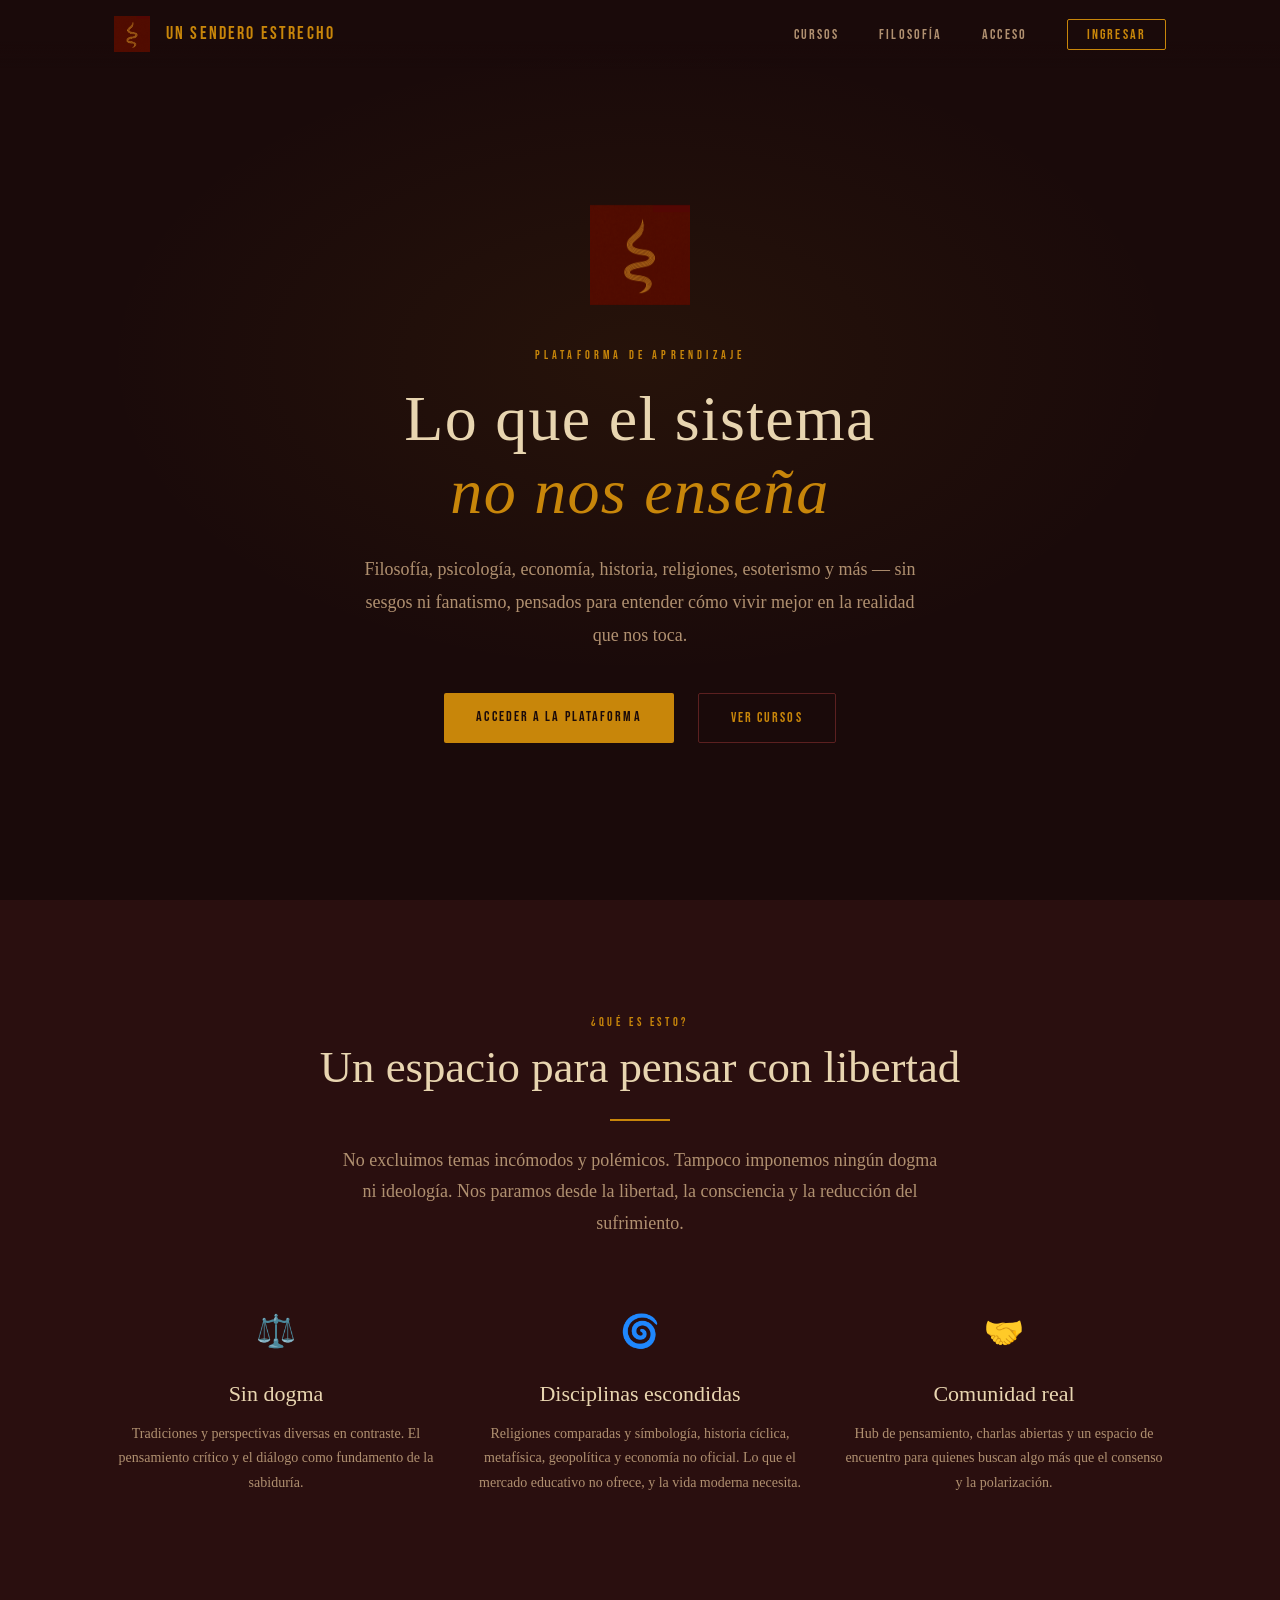
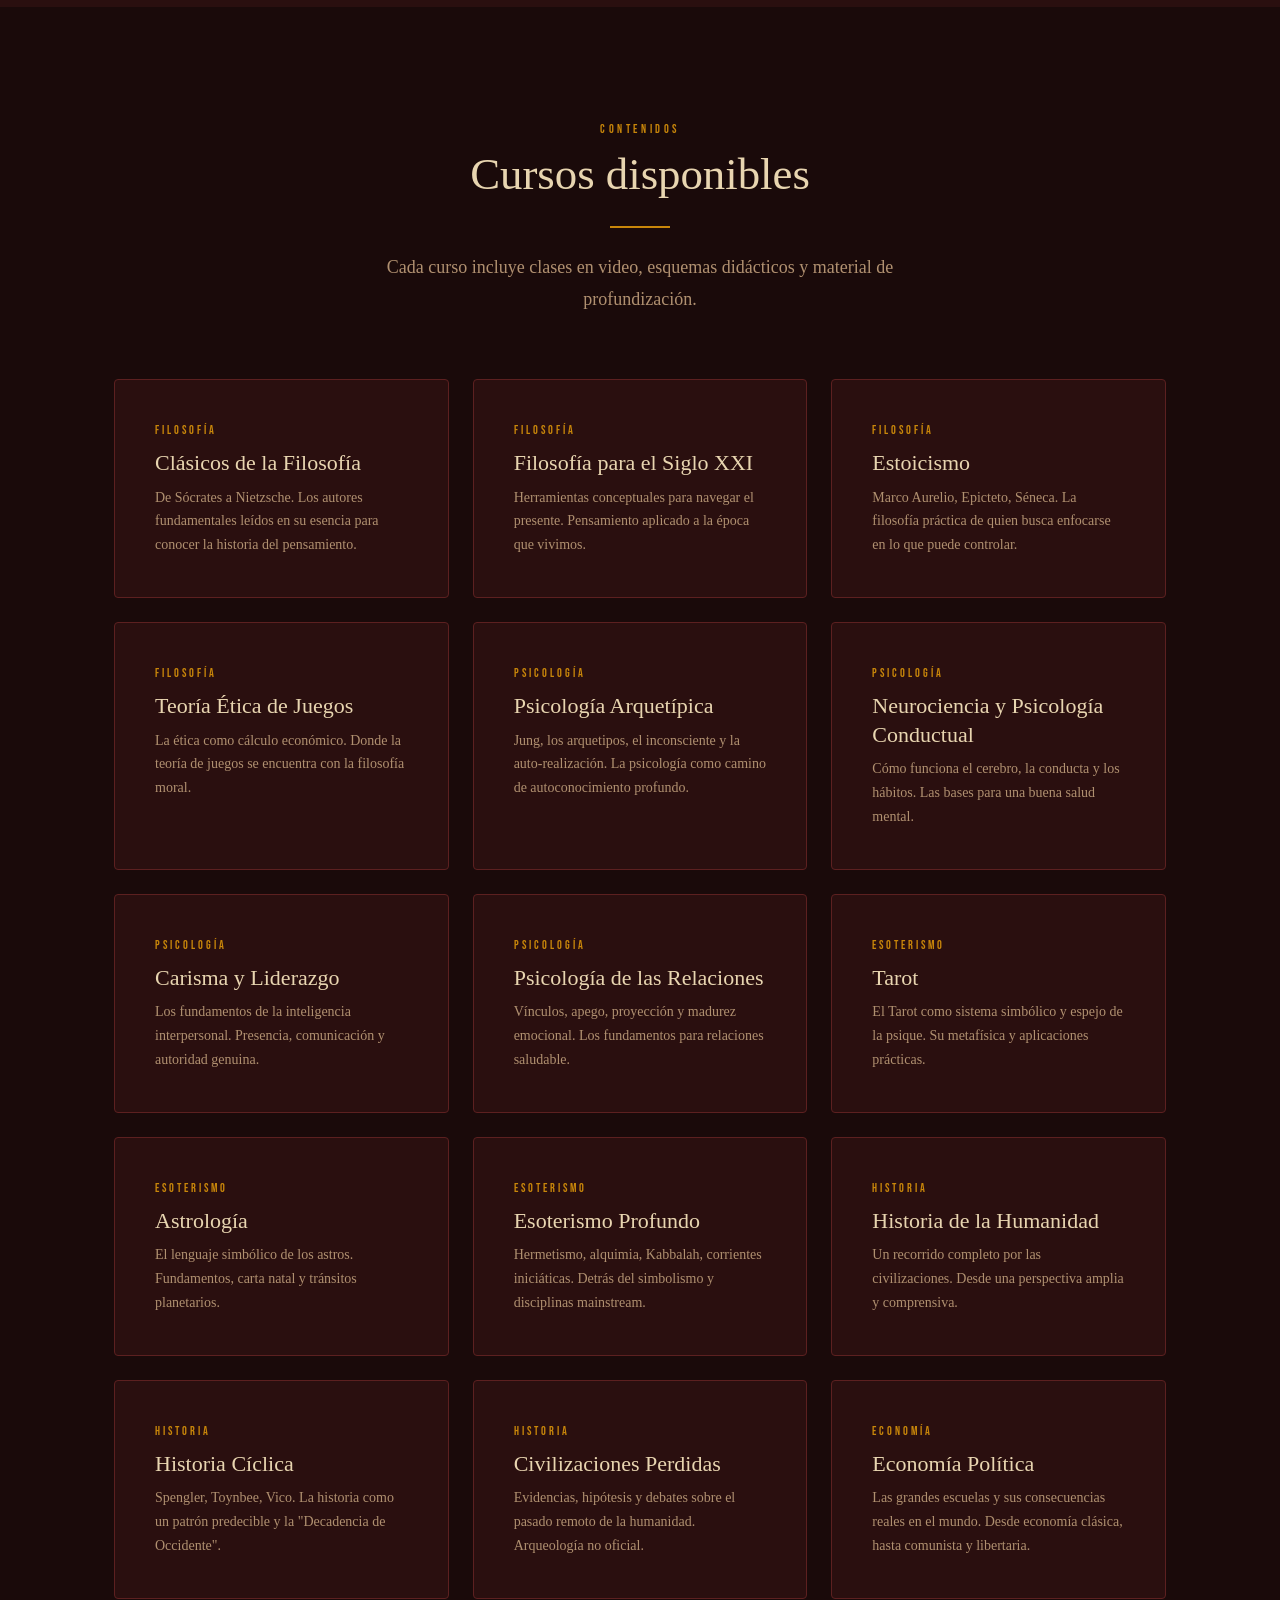
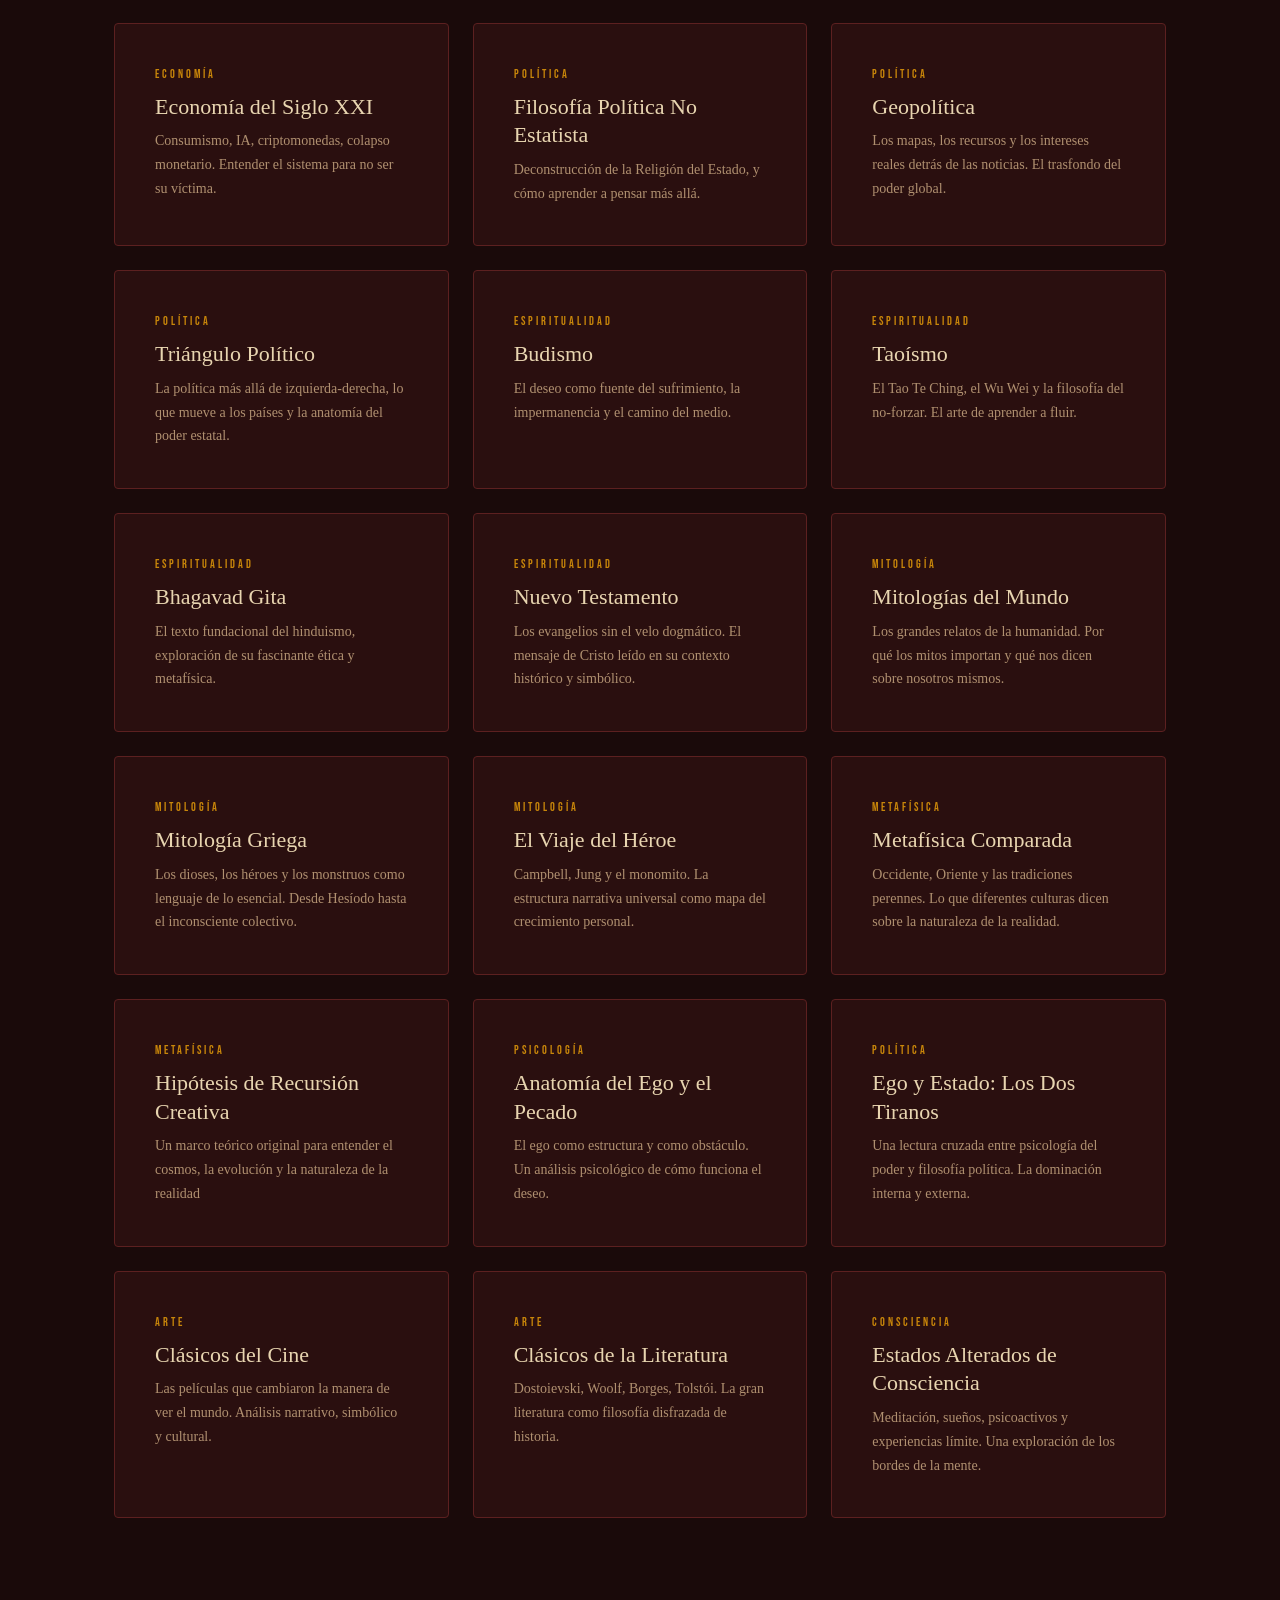
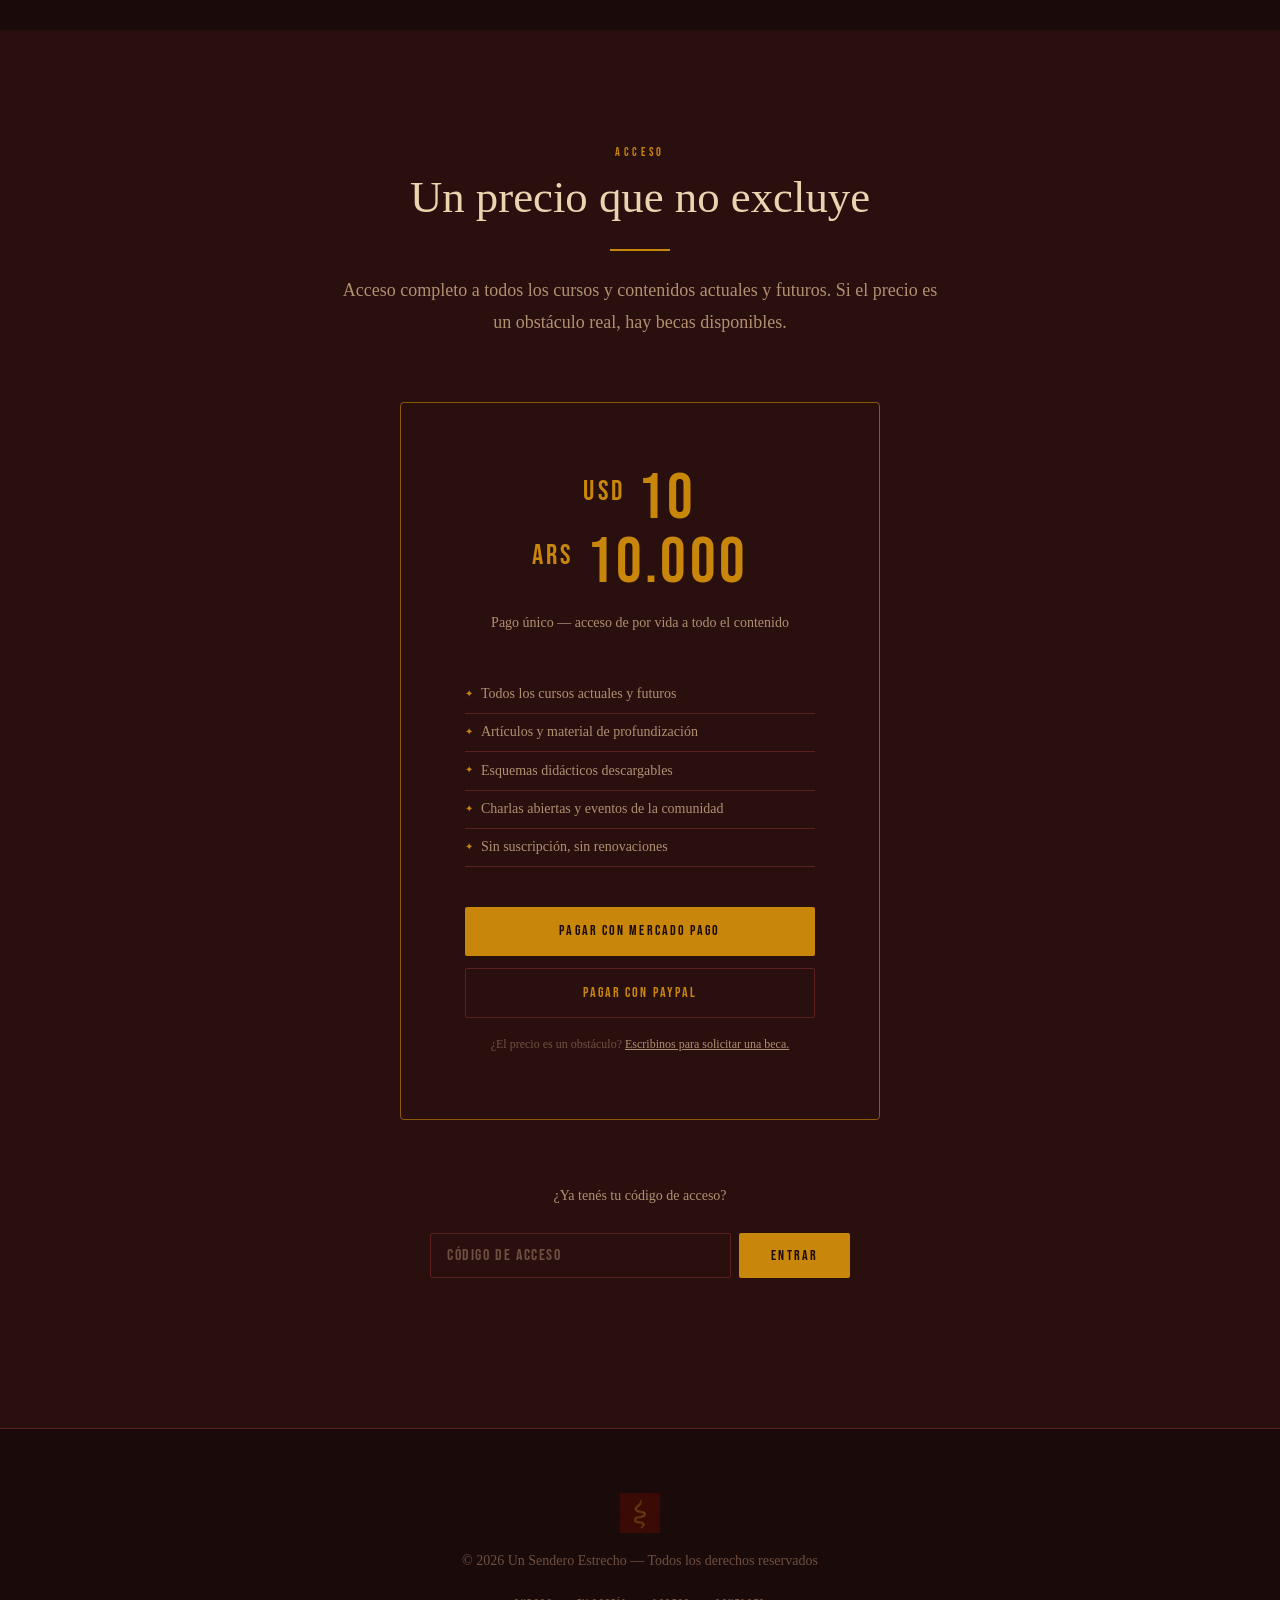
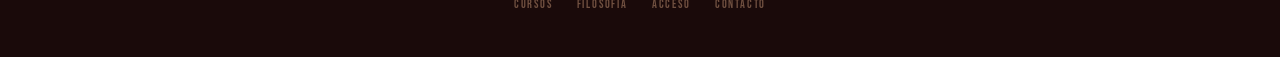
<file: index.html>
<!DOCTYPE html>
<html lang="es">
<head>
  <meta charset="UTF-8" />
  <meta name="viewport" content="width=device-width, initial-scale=1.0" />
  <meta name="description" content="Un Sendero Estrecho — Plataforma de conocimiento en filosofía, psicología, esoterismo, historia y más. Un espacio para pensar con libertad." />
  <title>Un Sendero Estrecho</title>
  <link rel="icon" type="image/png" href="/assets/img/logo.png" />
  <link rel="stylesheet" href="/assets/css/style.css" />
</head>
<body>

  <!-- NAVEGACIÓN -->
  <nav class="nav" id="nav">
    <div class="nav__inner">
      <a href="/" class="nav__logo">
        <img src="/assets/img/logo.png" alt="Logo" class="nav__logo-img" />
        <span class="nav__logo-nombre">UN SENDERO ESTRECHO</span>
      </a>
      <ul class="nav__links">
        <li><a href="#cursos">Cursos</a></li>
        <li><a href="#filosofia">Filosofía</a></li>
        <li><a href="#acceso">Acceso</a></li>
        <li><a href="/acceso.html" class="nav__cta">INGRESAR</a></li>
      </ul>
    </div>
  </nav>

  <!-- HERO -->
  <section class="hero">
    <img src="/assets/img/logo.png" alt="Un Sendero Estrecho" class="hero__logo" />
    <span class="hero__eyebrow">Plataforma de aprendizaje</span>
    <h1 class="hero__titulo">
      Lo que el sistema<br><em>no nos enseña</em>
    </h1>
    <p class="hero__bajada">
      Filosofía, psicología, economía, historia, religiones, esoterismo y más —
      sin sesgos ni fanatismo, pensados para entender cómo vivir mejor
      en la realidad que nos toca.
    </p>
    <div class="hero__acciones">
      <a href="#acceso" class="btn btn--primario">ACCEDER A LA PLATAFORMA</a>
      <a href="#cursos" class="btn btn--secundario">VER CURSOS</a>
    </div>
  </section>

  <!-- PILARES / FILOSOFÍA -->
  <section class="seccion seccion--medio" id="filosofia">
    <div class="contenedor">
      <div class="seccion__cabecera">
        <span class="seccion__eyebrow">¿Qué es esto?</span>
        <h2 class="seccion__titulo">Un espacio para pensar con libertad</h2>
        <div class="separador separador--centrado"></div>
        <p class="seccion__descripcion">
          No excluimos temas incómodos y polémicos. Tampoco imponemos ningún dogma ni ideología.
          Nos paramos desde la libertad, la consciencia y la reducción del sufrimiento.
        </p>
      </div>
      <div class="pilares">
        <div class="pilar">
          <span class="pilar__icono">⚖️</span>
          <h3 class="pilar__titulo">Sin dogma</h3>
          <p class="pilar__desc">
            Tradiciones y perspectivas diversas en contraste.
            El pensamiento crítico y el diálogo como fundamento de la sabiduría.
          </p>
        </div>
        <div class="pilar">
          <span class="pilar__icono">🌀</span>
          <h3 class="pilar__titulo">Disciplinas escondidas</h3>
          <p class="pilar__desc">
            Religiones comparadas y símbología, historia cíclica, metafísica, geopolítica y economía no oficial.
            Lo que el mercado educativo no ofrece, y la vida moderna necesita.
          </p>
        </div>
        <div class="pilar">
          <span class="pilar__icono">🤝</span>
          <h3 class="pilar__titulo">Comunidad real</h3>
          <p class="pilar__desc">
            Hub de pensamiento, charlas abiertas y un espacio de encuentro
            para quienes buscan algo más que el consenso y la polarización.
          </p>
        </div>
      </div>
    </div>
  </section>

  <!-- CURSOS -->
  <section class="seccion" id="cursos">
    <div class="contenedor">
      <div class="seccion__cabecera">
        <span class="seccion__eyebrow">Contenidos</span>
        <h2 class="seccion__titulo">Cursos disponibles</h2>
        <div class="separador separador--centrado"></div>
        <p class="seccion__descripcion">
          Cada curso incluye clases en video, esquemas didácticos y material de profundización.
        </p>
      </div>
      <div class="cursos-grid">

        <div class="curso-card">
          <span class="curso-card__cat">Filosofía</span>
          <h3 class="curso-card__titulo">Clásicos de la Filosofía</h3>
          <p class="curso-card__desc">De Sócrates a Nietzsche. Los autores fundamentales leídos en su esencia para conocer la historia del pensamiento.</p>
        </div>

        <div class="curso-card">
          <span class="curso-card__cat">Filosofía</span>
          <h3 class="curso-card__titulo">Filosofía para el Siglo XXI</h3>
          <p class="curso-card__desc">Herramientas conceptuales para navegar el presente. Pensamiento aplicado a la época que vivimos.</p>
        </div>

        <div class="curso-card">
          <span class="curso-card__cat">Filosofía</span>
          <h3 class="curso-card__titulo">Estoicismo</h3>
          <p class="curso-card__desc">Marco Aurelio, Epicteto, Séneca. La filosofía práctica de quien busca enfocarse en lo que puede controlar.</p>
        </div>

        <div class="curso-card">
          <span class="curso-card__cat">Filosofía</span>
          <h3 class="curso-card__titulo">Teoría Ética de Juegos</h3>
          <p class="curso-card__desc">La ética como cálculo económico. Donde la teoría de juegos se encuentra con la filosofía moral.</p>
        </div>
        
        <div class="curso-card">
          <span class="curso-card__cat">Psicología</span>
          <h3 class="curso-card__titulo">Psicología Arquetípica</h3>
          <p class="curso-card__desc">Jung, los arquetipos, el inconsciente y la auto-realización. La psicología como camino de autoconocimiento profundo.</p>
        </div>

        <div class="curso-card">
          <span class="curso-card__cat">Psicología</span>
          <h3 class="curso-card__titulo">Neurociencia y Psicología Conductual</h3>
          <p class="curso-card__desc">Cómo funciona el cerebro, la conducta y los hábitos. Las bases para una buena salud mental.</p>
        </div>

        <div class="curso-card">
          <span class="curso-card__cat">Psicología</span>
          <h3 class="curso-card__titulo">Carisma y Liderazgo</h3>
          <p class="curso-card__desc">Los fundamentos de la inteligencia interpersonal. Presencia, comunicación y autoridad genuina.</p>
        </div>

        <div class="curso-card">
          <span class="curso-card__cat">Psicología</span>
          <h3 class="curso-card__titulo">Psicología de las Relaciones</h3>
          <p class="curso-card__desc">Vínculos, apego, proyección y madurez emocional. Los fundamentos para relaciones saludable.</p>
        </div>

        <div class="curso-card">
          <span class="curso-card__cat">Esoterismo</span>
          <h3 class="curso-card__titulo">Tarot</h3>
          <p class="curso-card__desc">El Tarot como sistema simbólico y espejo de la psique. Su metafísica y aplicaciones prácticas.</p>
        </div>

        <div class="curso-card">
          <span class="curso-card__cat">Esoterismo</span>
          <h3 class="curso-card__titulo">Astrología</h3>
          <p class="curso-card__desc">El lenguaje simbólico de los astros. Fundamentos, carta natal y tránsitos planetarios.</p>
        </div>

        <div class="curso-card">
          <span class="curso-card__cat">Esoterismo</span>
          <h3 class="curso-card__titulo">Esoterismo Profundo</h3>
          <p class="curso-card__desc">Hermetismo, alquimia, Kabbalah, corrientes iniciáticas. Detrás del simbolismo y disciplinas mainstream.</p>
        </div>

        <div class="curso-card">
          <span class="curso-card__cat">Historia</span>
          <h3 class="curso-card__titulo">Historia de la Humanidad</h3>
          <p class="curso-card__desc">Un recorrido completo por las civilizaciones. Desde una perspectiva amplia y comprensiva.</p>
        </div>

        <div class="curso-card">
          <span class="curso-card__cat">Historia</span>
          <h3 class="curso-card__titulo">Historia Cíclica</h3>
          <p class="curso-card__desc">Spengler, Toynbee, Vico. La historia como un patrón predecible y la "Decadencia de Occidente".</p>
        </div>

        <div class="curso-card">
          <span class="curso-card__cat">Historia</span>
          <h3 class="curso-card__titulo">Civilizaciones Perdidas</h3>
          <p class="curso-card__desc">Evidencias, hipótesis y debates sobre el pasado remoto de la humanidad. Arqueología no oficial.</p>
        </div>

        <div class="curso-card">
          <span class="curso-card__cat">Economía</span>
          <h3 class="curso-card__titulo">Economía Política</h3>
          <p class="curso-card__desc">Las grandes escuelas y sus consecuencias reales en el mundo. Desde economía clásica, hasta comunista y libertaria.</p>
        </div>

        <div class="curso-card">
          <span class="curso-card__cat">Economía</span>
          <h3 class="curso-card__titulo">Economía del Siglo XXI</h3>
          <p class="curso-card__desc">Consumismo, IA, criptomonedas, colapso monetario. Entender el sistema para no ser su víctima.</p>
        </div>

        <div class="curso-card">
          <span class="curso-card__cat">Política</span>
          <h3 class="curso-card__titulo">Filosofía Política No Estatista </h3>
          <p class="curso-card__desc">Deconstrucción de la Religión del Estado, y cómo aprender a pensar más allá.</p>
        </div>

        <div class="curso-card">
          <span class="curso-card__cat">Política</span>
          <h3 class="curso-card__titulo">Geopolítica</h3>
          <p class="curso-card__desc">Los mapas, los recursos y los intereses reales detrás de las noticias. El trasfondo del poder global.</p>
        </div>

        <div class="curso-card">
          <span class="curso-card__cat">Política</span>
          <h3 class="curso-card__titulo">Triángulo Político</h3>
          <p class="curso-card__desc">La política más allá de izquierda-derecha, lo que mueve a los países y la anatomía del poder estatal.</p>
        </div>

        <div class="curso-card">
          <span class="curso-card__cat">Espiritualidad</span>
          <h3 class="curso-card__titulo">Budismo</h3>
          <p class="curso-card__desc">El deseo como fuente del sufrimiento, la impermanencia y el camino del medio.</p>
        </div>

        <div class="curso-card">
          <span class="curso-card__cat">Espiritualidad</span>
          <h3 class="curso-card__titulo">Taoísmo</h3>
          <p class="curso-card__desc">El Tao Te Ching, el Wu Wei y la filosofía del no-forzar. El arte de aprender a fluir.</p>
        </div>

        <div class="curso-card">
          <span class="curso-card__cat">Espiritualidad</span>
          <h3 class="curso-card__titulo">Bhagavad Gita</h3>
          <p class="curso-card__desc">El texto fundacional del hinduismo, exploración de su fascinante ética y metafísica.</p>
        </div>

        <div class="curso-card">
          <span class="curso-card__cat">Espiritualidad</span>
          <h3 class="curso-card__titulo">Nuevo Testamento</h3>
          <p class="curso-card__desc">Los evangelios sin el velo dogmático. El mensaje de Cristo leído en su contexto histórico y simbólico.</p>
        </div>

        <div class="curso-card">
          <span class="curso-card__cat">Mitología</span>
          <h3 class="curso-card__titulo">Mitologías del Mundo</h3>
          <p class="curso-card__desc">Los grandes relatos de la humanidad. Por qué los mitos importan y qué nos dicen sobre nosotros mismos.</p>
        </div>

        <div class="curso-card">
          <span class="curso-card__cat">Mitología</span>
          <h3 class="curso-card__titulo">Mitología Griega</h3>
          <p class="curso-card__desc">Los dioses, los héroes y los monstruos como lenguaje de lo esencial. Desde Hesíodo hasta el inconsciente colectivo.</p>
        </div>

        <div class="curso-card">
          <span class="curso-card__cat">Mitología</span>
          <h3 class="curso-card__titulo">El Viaje del Héroe</h3>
          <p class="curso-card__desc">Campbell, Jung y el monomito. La estructura narrativa universal como mapa del crecimiento personal.</p>
        </div>

        <div class="curso-card">
          <span class="curso-card__cat">Metafísica</span>
          <h3 class="curso-card__titulo">Metafísica Comparada</h3>
          <p class="curso-card__desc">Occidente, Oriente y las tradiciones perennes. Lo que diferentes culturas dicen sobre la naturaleza de la realidad.</p>
        </div>

        <div class="curso-card">
          <span class="curso-card__cat">Metafísica</span>
          <h3 class="curso-card__titulo">Hipótesis de Recursión Creativa</h3>
          <p class="curso-card__desc">Un marco teórico original para entender el cosmos, la evolución y la naturaleza de la realidad</p>
        </div>

        <div class="curso-card">
          <span class="curso-card__cat">Psicología</span>
          <h3 class="curso-card__titulo">Anatomía del Ego y el Pecado</h3>
          <p class="curso-card__desc">El ego como estructura y como obstáculo. Un análisis psicológico de cómo funciona el deseo.</p>
        </div>

        <div class="curso-card">
          <span class="curso-card__cat">Política</span>
          <h3 class="curso-card__titulo">Ego y Estado: Los Dos Tiranos</h3>
          <p class="curso-card__desc">Una lectura cruzada entre psicología del poder y filosofía política. La dominación interna y externa.</p>
        </div>

        <div class="curso-card">
          <span class="curso-card__cat">Arte</span>
          <h3 class="curso-card__titulo">Clásicos del Cine</h3>
          <p class="curso-card__desc">Las películas que cambiaron la manera de ver el mundo. Análisis narrativo, simbólico y cultural.</p>
        </div>

        <div class="curso-card">
          <span class="curso-card__cat">Arte</span>
          <h3 class="curso-card__titulo">Clásicos de la Literatura</h3>
          <p class="curso-card__desc">Dostoievski, Woolf, Borges, Tolstói. La gran literatura como filosofía disfrazada de historia.</p>
        </div>

        <div class="curso-card">
          <span class="curso-card__cat">Consciencia</span>
          <h3 class="curso-card__titulo">Estados Alterados de Consciencia</h3>
          <p class="curso-card__desc">Meditación, sueños, psicoactivos y experiencias límite. Una exploración de los bordes de la mente.</p>
        </div>

      </div>
    </div>
  </section>

  <!-- ACCESO / PRECIO -->
  <section class="seccion seccion--medio" id="acceso">
    <div class="contenedor">
      <div class="seccion__cabecera">
        <span class="seccion__eyebrow">Acceso</span>
        <h2 class="seccion__titulo">Un precio que no excluye</h2>
        <div class="separador separador--centrado"></div>
        <p class="seccion__descripcion">
          Acceso completo a todos los cursos y contenidos actuales y futuros.
          Si el precio es un obstáculo real, hay becas disponibles.
        </p>
      </div>

      <div class="precio-caja">
        <div class="precio-caja__valor">
          <span class="precio-caja__moneda">USD</span> 10
        </div>
        <div class="precio-caja__valor">
          <span class="precio-caja__moneda">ARS</span> 10.000
        </div>
        <p class="precio-caja__desc">Pago único — acceso de por vida a todo el contenido</p>

        <ul class="precio-caja__lista">
          <li>Todos los cursos actuales y futuros</li>
          <li>Artículos y material de profundización</li>
          <li>Esquemas didácticos descargables</li>
          <li>Charlas abiertas y eventos de la comunidad</li>
          <li>Sin suscripción, sin renovaciones</li>
        </ul>

        <a href="https://www.mercadopago.com.ar" target="_blank" rel="noopener" class="btn btn--primario" style="width:100%; text-align:center; margin-bottom: 0.75rem;">
          PAGAR CON MERCADO PAGO
        </a>
        <a href="https://www.paypal.com" target="_blank" rel="noopener" class="btn btn--secundario" style="width:100%; text-align:center;">
          PAGAR CON PAYPAL
        </a>

        <p class="precio-caja__beca">
          ¿El precio es un obstáculo? <a href="mailto:contacto@unsenderoestrecho.com">Escribinos para solicitar una beca.</a>
        </p>
      </div>

      <!-- Formulario de código de acceso -->
      <div style="margin-top: var(--espacio-xl); text-align: center;">
        <p style="color: var(--color-texto-suave); margin-bottom: var(--espacio-md); font-size: var(--texto-sm);">
          ¿Ya tenés tu código de acceso?
        </p>
        <div class="acceso-form">
          <div class="acceso-form__campo">
            <input
              type="text"
              id="codigoInput"
              class="acceso-form__input"
              placeholder="CÓDIGO DE ACCESO"
              maxlength="30"
            />
            <button class="btn btn--primario" onclick="validarCodigo()">ENTRAR</button>
          </div>
          <p class="acceso-form__error" id="errorAcceso"></p>
        </div>
      </div>
    </div>
  </section>

  <!-- FOOTER -->
  <footer class="footer">
    <div class="contenedor">
      <img src="/assets/img/logo.png" alt="Logo" class="footer__logo" />
      <p class="footer__texto">© 2026 Un Sendero Estrecho — Todos los derechos reservados</p>
      <ul class="footer__links">
        <li><a href="#cursos">Cursos</a></li>
        <li><a href="#filosofia">Filosofía</a></li>
        <li><a href="#acceso">Acceso</a></li>
        <li><a href="mailto:unsenderoestrecho@gmail.com">Contacto</a></li>
      </ul>
    </div>
  </footer>

  <script src="/assets/js/main.js"></script>
  <script>
  if (window.netlifyIdentity) {
    window.netlifyIdentity.on("init", user => {
      if (!user) {
        window.netlifyIdentity.on("login", () => {
          document.location.href = "/admin/";
        });
      }
    });
  }
  </script>
</body>
  <script src="https://identity.netlify.com/v1/netlify-identity-widget.js"></script>
</html>
</file>
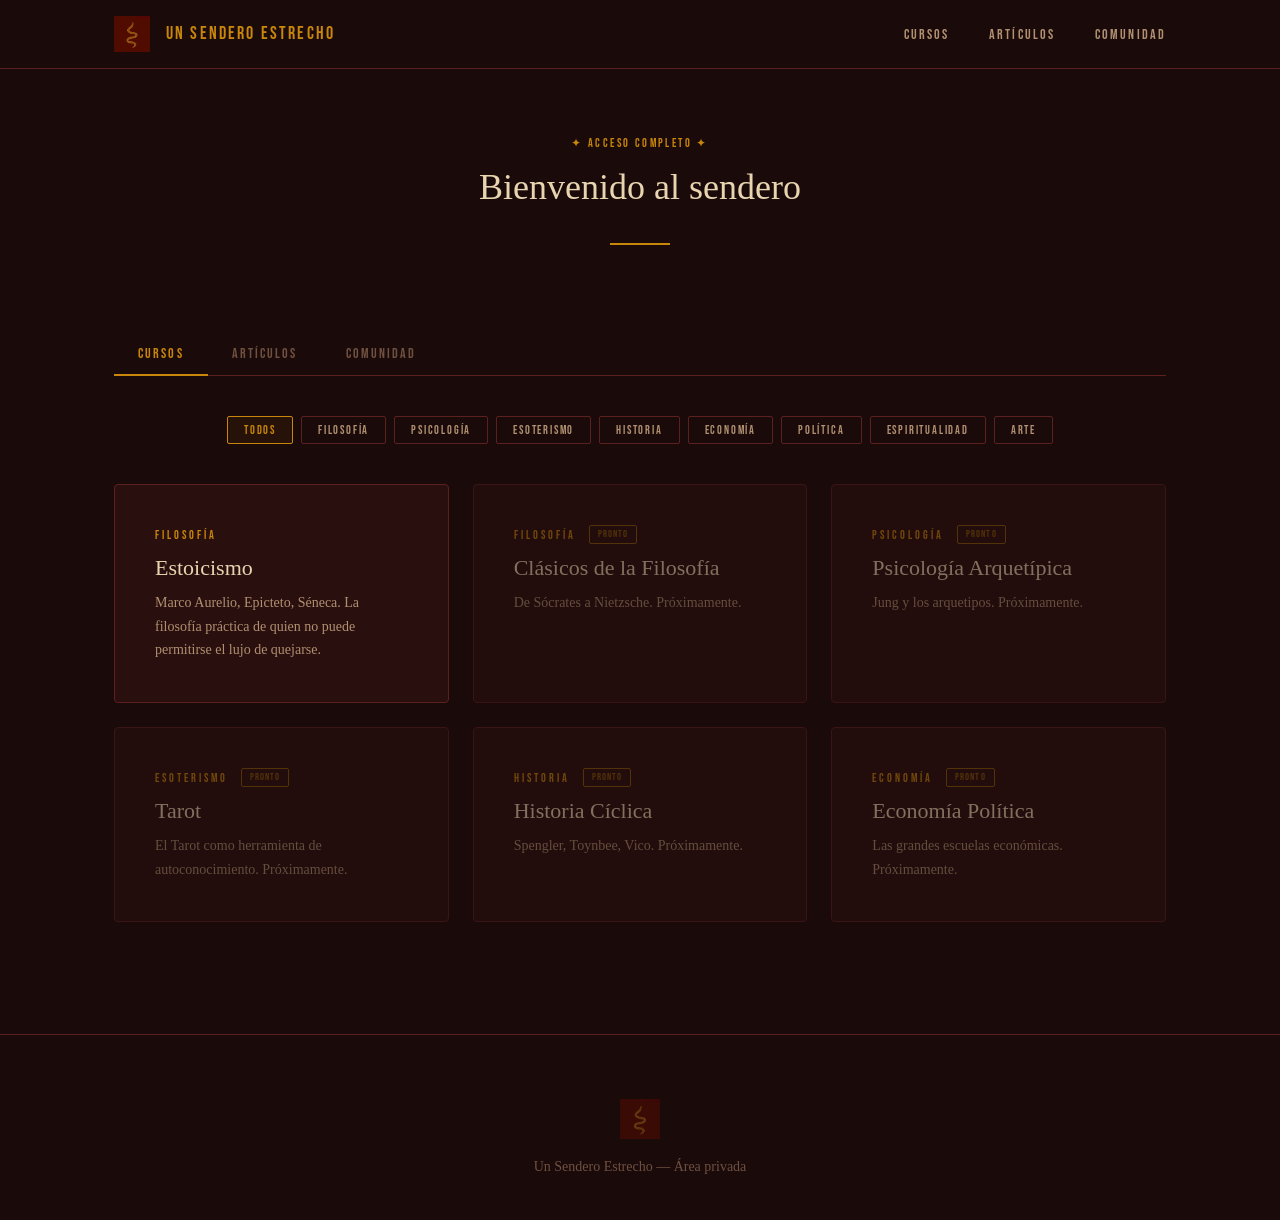
<file: contenido/index.html>
<!DOCTYPE html>
<html lang="es">
<head>
  <meta charset="UTF-8" />
  <meta name="viewport" content="width=device-width, initial-scale=1.0" />
  <meta name="robots" content="noindex, nofollow" />
  <title>Contenidos — Un Sendero Estrecho</title>
  <link rel="icon" type="image/png" href="/assets/img/logo.png" />
  <link rel="stylesheet" href="/assets/css/style.css" />
  <style>
    .hub-header {
      padding: calc(var(--espacio-2xl) + var(--espacio-sm)) 0 var(--espacio-xl);
      text-align: center;
    }
    .hub-header__titulo {
      font-family: var(--fuente-titulo);
      font-size: var(--texto-2xl);
      font-weight: 400;
      color: var(--color-texto);
      margin-bottom: var(--espacio-xs);
    }
    .hub-header__bienvenida {
      color: var(--color-dorado);
      font-family: var(--fuente-util);
      letter-spacing: 0.2em;
      font-size: var(--texto-xs);
    }

    /* Filtros de categoría */
    .filtros {
      display: flex;
      flex-wrap: wrap;
      gap: 0.5rem;
      margin-bottom: var(--espacio-lg);
      justify-content: center;
    }
    .filtro-btn {
      font-family: var(--fuente-util);
      font-size: var(--texto-xs);
      letter-spacing: 0.15em;
      padding: 0.35rem 1rem;
      border: 1px solid var(--color-borde);
      border-radius: var(--radio-sm);
      background: transparent;
      color: var(--color-texto-suave);
      cursor: pointer;
      transition: all var(--transicion);
    }
    .filtro-btn:hover,
    .filtro-btn.activo {
      border-color: var(--color-dorado);
      color: var(--color-dorado);
      background: rgba(200, 134, 10, 0.07);
    }

    /* Tab nav */
    .tabs {
      display: flex;
      gap: 0;
      border-bottom: 1px solid var(--color-borde);
      margin-bottom: var(--espacio-lg);
    }
    .tab-btn {
      font-family: var(--fuente-util);
      letter-spacing: 0.15em;
      font-size: var(--texto-sm);
      padding: 0.75rem 1.5rem;
      background: transparent;
      border: none;
      color: var(--color-texto-tenue);
      cursor: pointer;
      border-bottom: 2px solid transparent;
      margin-bottom: -1px;
      transition: all var(--transicion);
    }
    .tab-btn.activo {
      color: var(--color-dorado);
      border-bottom-color: var(--color-dorado);
    }
    .tab-panel { display: none; }
    .tab-panel.activo { display: block; }

    /* Próximamente badge */
    .badge-pronto {
      font-family: var(--fuente-util);
      font-size: 0.65rem;
      letter-spacing: 0.1em;
      padding: 0.15rem 0.5rem;
      border: 1px solid var(--color-dorado-apag);
      color: var(--color-dorado-apag);
      border-radius: var(--radio-sm);
      vertical-align: middle;
      margin-left: 0.5rem;
    }
  </style>
</head>
<body>

  <!-- NAV -->
  <nav class="nav scrolled" id="nav">
    <div class="nav__inner">
      <a href="/contenido/index.html" class="nav__logo">
        <img src="/assets/img/logo.png" alt="Logo" class="nav__logo-img" />
        <span class="nav__logo-nombre">UN SENDERO ESTRECHO</span>
      </a>
      <ul class="nav__links">
        <li><a href="#cursos">Cursos</a></li>
        <li><a href="#articulos">Artículos</a></li>
        <li><a href="#comunidad">Comunidad</a></li>
      </ul>
    </div>
  </nav>

  <!-- HEADER -->
  <div class="hub-header">
    <div class="contenedor">
      <span class="hub-header__bienvenida">✦ ACCESO COMPLETO ✦</span>
      <h1 class="hub-header__titulo">Bienvenido al sendero</h1>
      <div class="separador separador--centrado"></div>
    </div>
  </div>

  <!-- CONTENIDO PRINCIPAL -->
  <main style="padding-bottom: var(--espacio-2xl);">
    <div class="contenedor">

      <!-- TABS -->
      <div class="tabs">
        <button class="tab-btn activo" onclick="cambiarTab('cursos', this)">CURSOS</button>
        <button class="tab-btn" onclick="cambiarTab('articulos', this)">ARTÍCULOS</button>
        <button class="tab-btn" onclick="cambiarTab('comunidad', this)">COMUNIDAD</button>
      </div>

      <!-- TAB: CURSOS -->
      <div id="tab-cursos" class="tab-panel activo">
        <div class="filtros">
          <button class="filtro-btn activo" onclick="filtrar('todos', this)">TODOS</button>
          <button class="filtro-btn" onclick="filtrar('Filosofía', this)">FILOSOFÍA</button>
          <button class="filtro-btn" onclick="filtrar('Psicología', this)">PSICOLOGÍA</button>
          <button class="filtro-btn" onclick="filtrar('Esoterismo', this)">ESOTERISMO</button>
          <button class="filtro-btn" onclick="filtrar('Historia', this)">HISTORIA</button>
          <button class="filtro-btn" onclick="filtrar('Economía', this)">ECONOMÍA</button>
          <button class="filtro-btn" onclick="filtrar('Política', this)">POLÍTICA</button>
          <button class="filtro-btn" onclick="filtrar('Espiritualidad', this)">ESPIRITUALIDAD</button>
          <button class="filtro-btn" onclick="filtrar('Arte', this)">ARTE</button>
        </div>
        <div class="cursos-grid" id="cursosGrid">
          <!-- Las cards se renderizan desde JS o se listan aquí -->
          <!-- Ejemplo de card con link a curso individual -->
          <a href="/contenido/cursos/estoicismo.html" class="curso-card" data-cat="Filosofía" style="text-decoration:none; display:block;">
            <span class="curso-card__cat">Filosofía</span>
            <h3 class="curso-card__titulo">Estoicismo</h3>
            <p class="curso-card__desc">Marco Aurelio, Epicteto, Séneca. La filosofía práctica de quien no puede permitirse el lujo de quejarse.</p>
          </a>
          <div class="curso-card" data-cat="Filosofía" style="opacity:0.5;">
            <span class="curso-card__cat">Filosofía <span class="badge-pronto">PRONTO</span></span>
            <h3 class="curso-card__titulo">Clásicos de la Filosofía</h3>
            <p class="curso-card__desc">De Sócrates a Nietzsche. Próximamente.</p>
          </div>
          <div class="curso-card" data-cat="Psicología" style="opacity:0.5;">
            <span class="curso-card__cat">Psicología <span class="badge-pronto">PRONTO</span></span>
            <h3 class="curso-card__titulo">Psicología Arquetípica</h3>
            <p class="curso-card__desc">Jung y los arquetipos. Próximamente.</p>
          </div>
          <div class="curso-card" data-cat="Esoterismo" style="opacity:0.5;">
            <span class="curso-card__cat">Esoterismo <span class="badge-pronto">PRONTO</span></span>
            <h3 class="curso-card__titulo">Tarot</h3>
            <p class="curso-card__desc">El Tarot como herramienta de autoconocimiento. Próximamente.</p>
          </div>
          <div class="curso-card" data-cat="Historia" style="opacity:0.5;">
            <span class="curso-card__cat">Historia <span class="badge-pronto">PRONTO</span></span>
            <h3 class="curso-card__titulo">Historia Cíclica</h3>
            <p class="curso-card__desc">Spengler, Toynbee, Vico. Próximamente.</p>
          </div>
          <div class="curso-card" data-cat="Economía" style="opacity:0.5;">
            <span class="curso-card__cat">Economía <span class="badge-pronto">PRONTO</span></span>
            <h3 class="curso-card__titulo">Economía Política</h3>
            <p class="curso-card__desc">Las grandes escuelas económicas. Próximamente.</p>
          </div>
        </div>
      </div>

      <!-- TAB: ARTÍCULOS -->
      <div id="tab-articulos" class="tab-panel">
        <p style="color: var(--color-texto-suave); text-align:center; padding: var(--espacio-xl) 0;">
          Los primeros artículos se publicarán pronto.<br>
          <span style="color: var(--color-texto-tenue); font-size: var(--texto-sm);">Seguí las novedades por los canales de la comunidad.</span>
        </p>
      </div>

      <!-- TAB: COMUNIDAD -->
      <div id="tab-comunidad" class="tab-panel">
        <div style="max-width: 560px; margin: var(--espacio-xl) auto; text-align:center;">
          <h2 style="font-family: var(--fuente-titulo); font-weight:400; font-size: var(--texto-xl); margin-bottom: var(--espacio-sm);">El hub de pensamiento</h2>
          <div class="separador separador--centrado"></div>
          <p style="color: var(--color-texto-suave); margin: var(--espacio-md) 0 var(--espacio-lg);">
            Charlas abiertas, debates y encuentros para quienes transitan este sendero.
            El espacio de comunidad se está armando. Dejá tu contacto para recibir las primeras invitaciones.
          </p>
          <a href="mailto:contacto@unsenderoestrecho.com?subject=Comunidad - Un Sendero Estrecho" class="btn btn--primario">
            QUIERO SER NOTIFICADO
          </a>
        </div>
      </div>

    </div>
  </main>

  <footer class="footer">
    <div class="contenedor">
      <img src="/assets/img/logo.png" alt="Logo" class="footer__logo" />
      <p class="footer__texto">Un Sendero Estrecho — Área privada</p>
    </div>
  </footer>

  <script>
    // Tab switching
    function cambiarTab(id, btn) {
      document.querySelectorAll('.tab-panel').forEach(p => p.classList.remove('activo'));
      document.querySelectorAll('.tab-btn').forEach(b => b.classList.remove('activo'));
      document.getElementById('tab-' + id).classList.add('activo');
      btn.classList.add('activo');
    }

    // Filtro de categorías
    function filtrar(cat, btn) {
      document.querySelectorAll('.filtro-btn').forEach(b => b.classList.remove('activo'));
      btn.classList.add('activo');
      document.querySelectorAll('.curso-card').forEach(card => {
        if (cat === 'todos' || card.dataset.cat === cat) {
          card.style.display = '';
        } else {
          card.style.display = 'none';
        }
      });
    }
  </script>

</body>
</html>
</file>
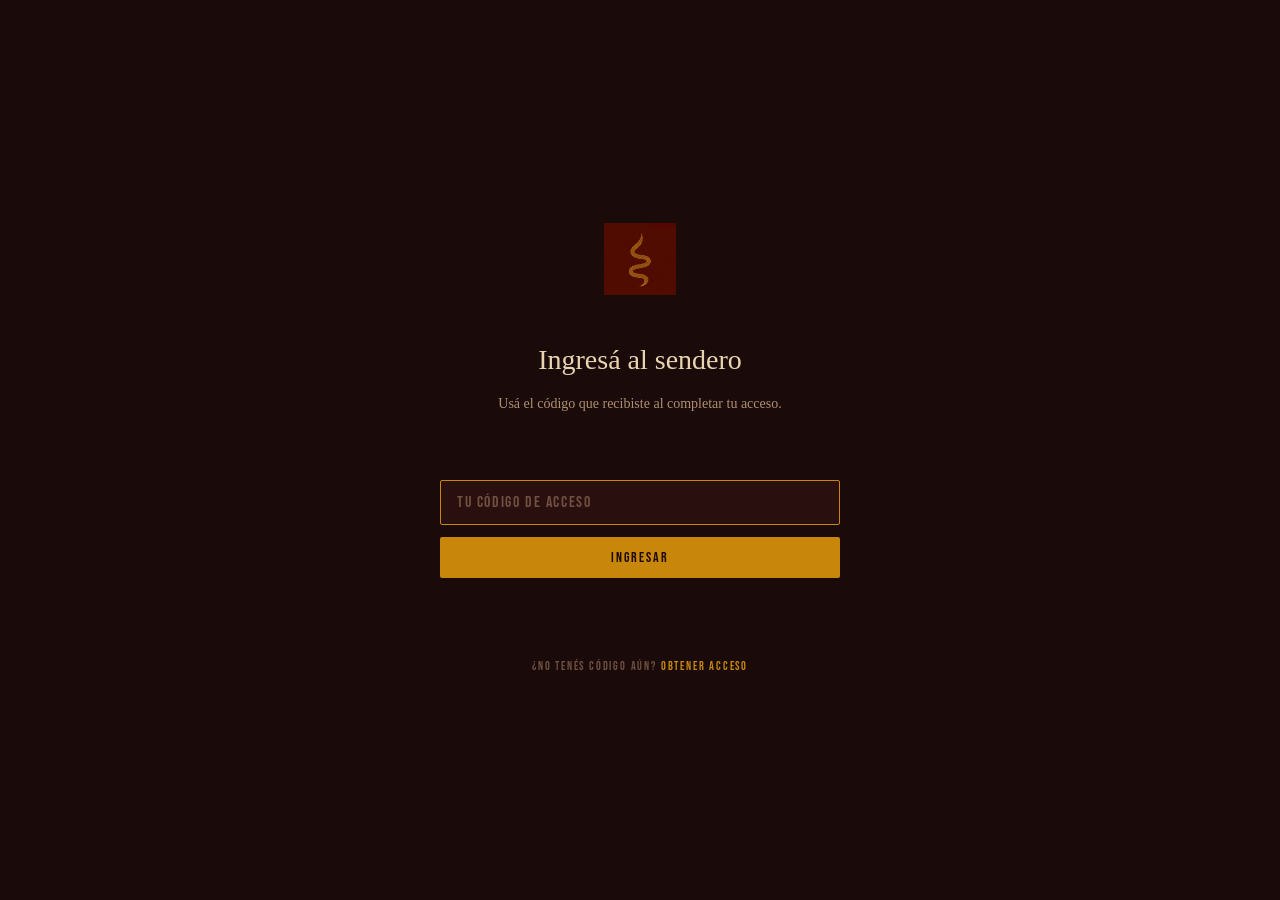
<file: acceso.html>
<!DOCTYPE html>
<html lang="es">
<head>
  <meta charset="UTF-8" />
  <meta name="viewport" content="width=device-width, initial-scale=1.0" />
  <meta name="robots" content="noindex" />
  <title>Ingresar — Un Sendero Estrecho</title>
  <link rel="icon" type="image/png" href="/assets/img/logo.png" />
  <link rel="stylesheet" href="/assets/css/style.css" />
  <style>
    body {
      display: flex;
      flex-direction: column;
      align-items: center;
      justify-content: center;
      min-height: 100vh;
      text-align: center;
      padding: var(--espacio-lg);
    }
    .acceso-logo {
      width: 72px;
      margin-bottom: var(--espacio-lg);
      animation: aparecer 0.8s ease both;
    }
    .acceso-titulo {
      font-family: var(--fuente-titulo);
      font-size: var(--texto-xl);
      font-weight: 400;
      color: var(--color-texto);
      margin-bottom: var(--espacio-xs);
      animation: aparecer 0.8s ease 0.1s both;
    }
    .acceso-sub {
      color: var(--color-texto-suave);
      font-size: var(--texto-sm);
      margin-bottom: var(--espacio-xl);
      animation: aparecer 0.8s ease 0.2s both;
    }
    .acceso-form {
      animation: aparecer 0.8s ease 0.3s both;
      width: 100%;
      max-width: 400px;
    }
    .acceso-volver {
      margin-top: var(--espacio-lg);
      font-family: var(--fuente-util);
      font-size: var(--texto-xs);
      letter-spacing: 0.15em;
      color: var(--color-texto-tenue);
      animation: aparecer 0.8s ease 0.4s both;
    }
  </style>
</head>
<body>

  <img src="/assets/img/logo.png" alt="Un Sendero Estrecho" class="acceso-logo" />
  <h1 class="acceso-titulo">Ingresá al sendero</h1>
  <p class="acceso-sub">Usá el código que recibiste al completar tu acceso.</p>

  <div class="acceso-form">
    <div class="acceso-form__campo" style="flex-direction: column; gap: 0.75rem;">
      <input
        type="text"
        id="codigoInput"
        class="acceso-form__input"
        placeholder="TU CÓDIGO DE ACCESO"
        maxlength="30"
        autofocus
      />
      <button class="btn btn--primario" style="width:100%;" onclick="validarCodigo()">
        INGRESAR
      </button>
    </div>
    <p class="acceso-form__error" id="errorAcceso"></p>
  </div>

  <p class="acceso-volver">
    ¿No tenés código aún? <a href="/#acceso" style="color: var(--color-dorado);">Obtener acceso</a>
  </p>

  <script>
    async function validarCodigo() {
      const input = document.getElementById('codigoInput');
      const errorEl = document.getElementById('errorAcceso');
      const codigo = (input?.value || '').trim().toUpperCase();

      if (!codigo) {
        errorEl.style.color = '#E05050';
        errorEl.textContent = 'Ingresá tu código de acceso.';
        return;
      }

      const btn = document.querySelector('.btn--primario');
      btn.textContent = '...';
      btn.disabled = true;

      try {
        const res = await fetch('/.netlify/functions/validar-acceso', {
          method: 'POST',
          headers: { 'Content-Type': 'application/json' },
          body: JSON.stringify({ codigo }),
        });

        const data = await res.json();

        if (data.valido && data.redireccion) {
          errorEl.style.color = '#6DBF8A';
          errorEl.textContent = '✦ Acceso concedido. Entrando...';
          setTimeout(() => { window.location.href = data.redireccion; }, 700);
        } else {
          errorEl.style.color = '#E05050';
          errorEl.textContent = 'Código incorrecto. Verificá tu compra o escribinos.';
          btn.textContent = 'INGRESAR';
          btn.disabled = false;
        }
      } catch {
        errorEl.style.color = '#E05050';
        errorEl.textContent = 'Error de conexión. Intentá de nuevo.';
        btn.textContent = 'INGRESAR';
        btn.disabled = false;
      }
    }

    document.getElementById('codigoInput')?.addEventListener('keydown', (e) => {
      if (e.key === 'Enter') validarCodigo();
    });
  </script>

</body>
</html>
</file>
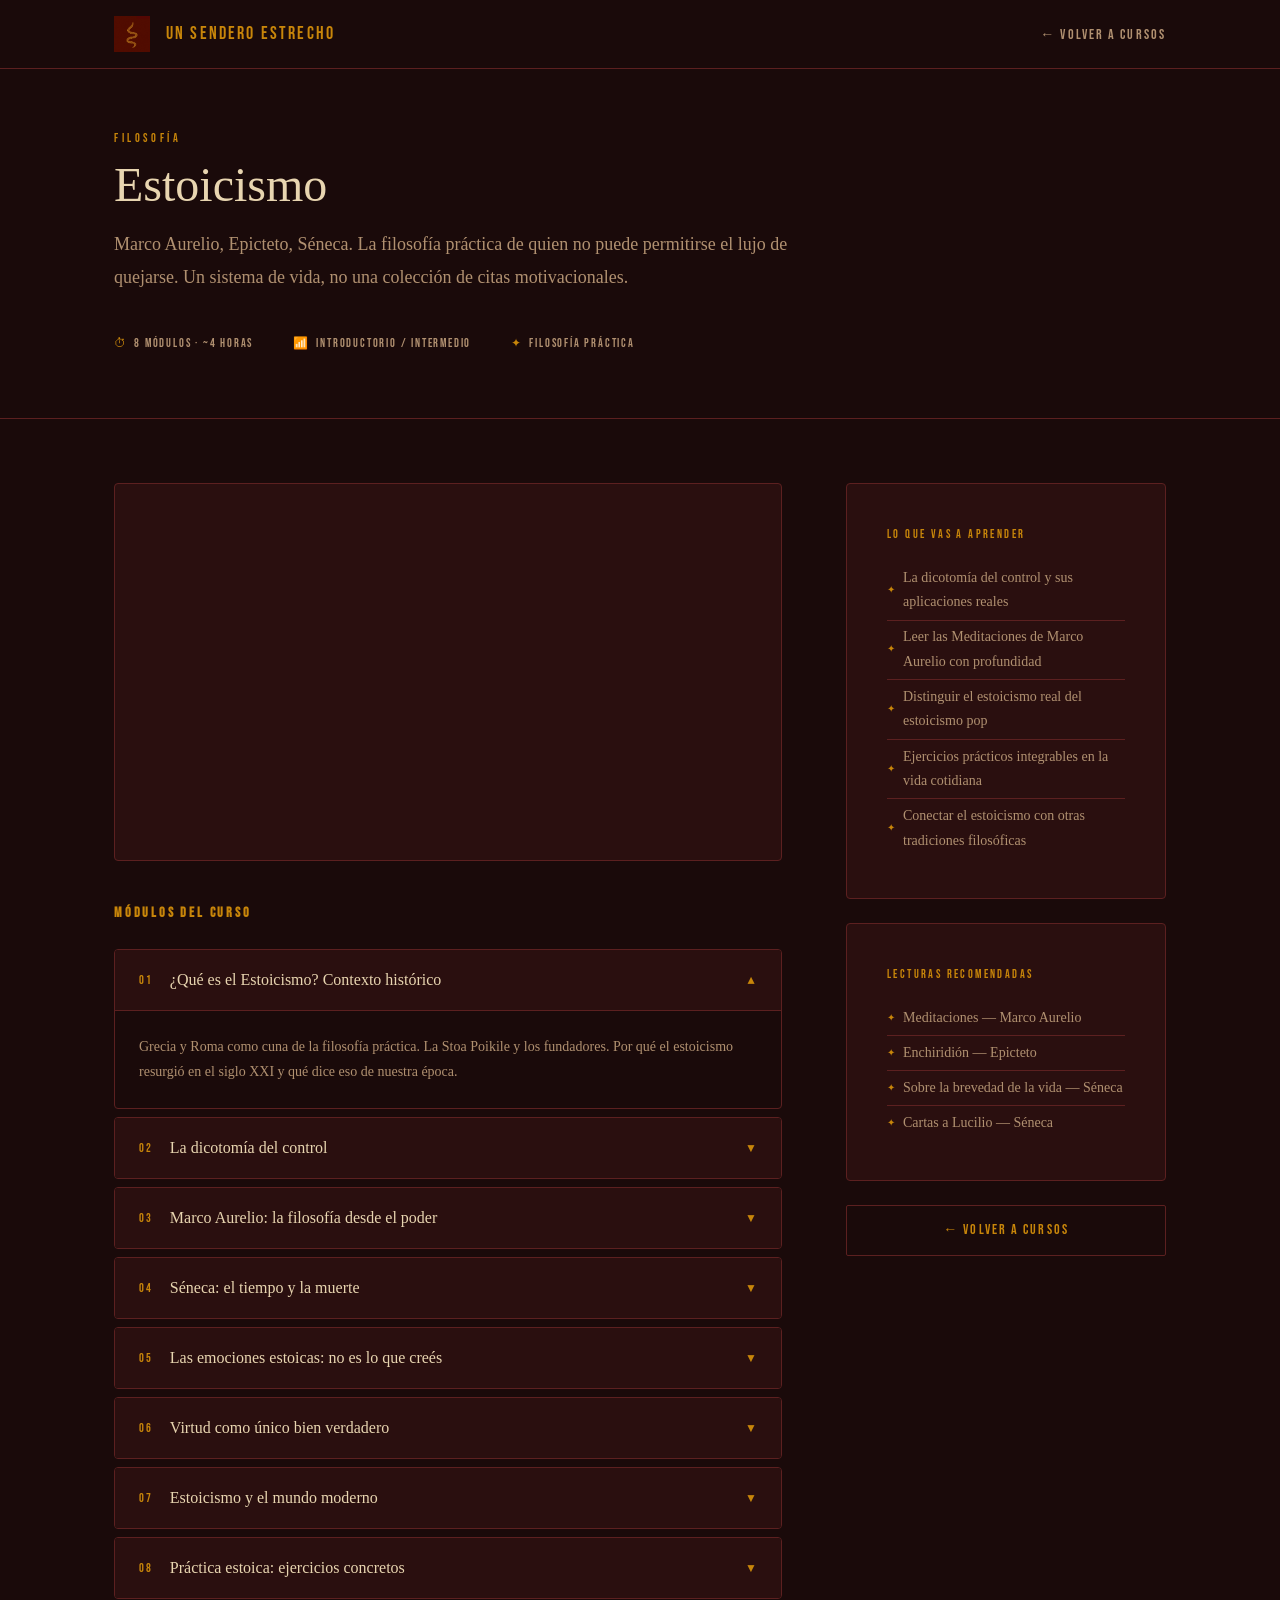
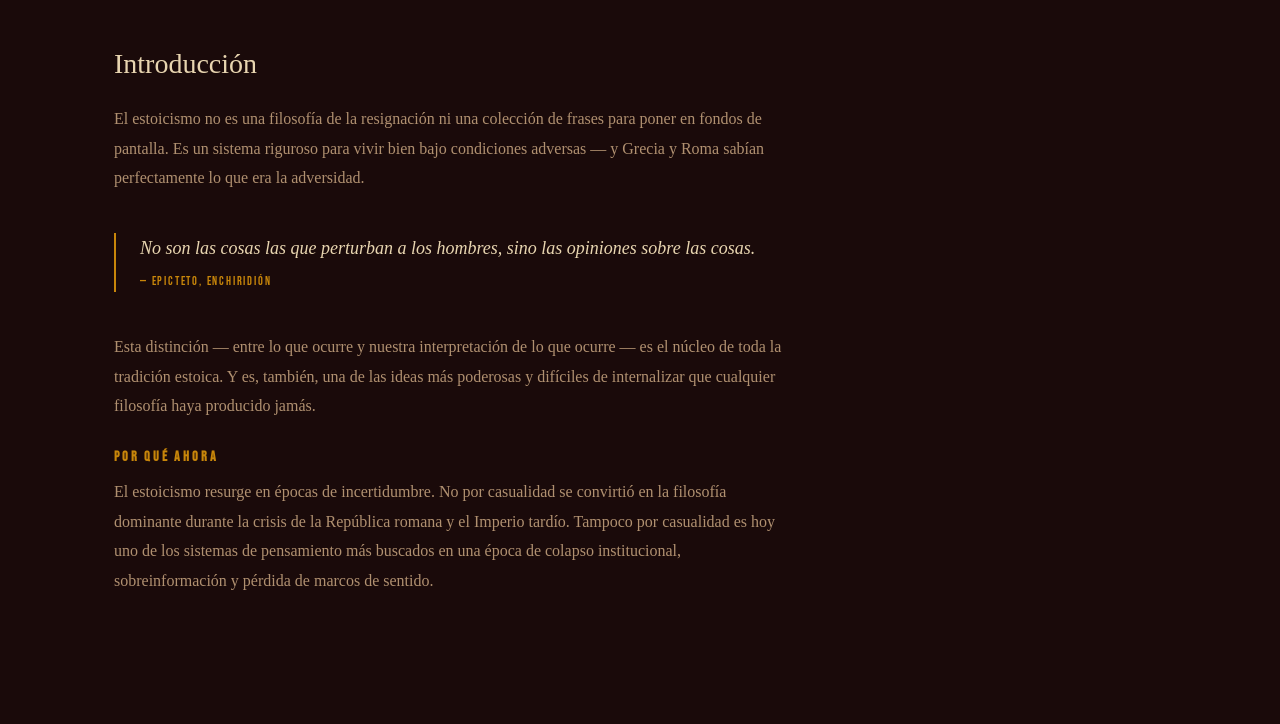
<file: contenido/cursos/estoicismo.html>
<!DOCTYPE html>
<html lang="es">
<head>
  <meta charset="UTF-8" />
  <meta name="viewport" content="width=device-width, initial-scale=1.0" />
  <meta name="robots" content="noindex, nofollow" />
  <title>Estoicismo — Un Sendero Estrecho</title>
  <link rel="icon" type="image/png" href="/assets/img/logo.png" />
  <link rel="stylesheet" href="/assets/css/style.css" />
  <style>
    .curso-hero {
      padding: calc(var(--espacio-2xl) + var(--espacio-sm)) 0 var(--espacio-xl);
      border-bottom: 1px solid var(--color-borde);
    }
    .curso-hero__cat {
      font-family: var(--fuente-util);
      font-size: var(--texto-xs);
      letter-spacing: 0.3em;
      color: var(--color-dorado);
      display: block;
      margin-bottom: var(--espacio-xs);
    }
    .curso-hero__titulo {
      font-family: var(--fuente-titulo);
      font-size: clamp(var(--texto-2xl), 5vw, var(--texto-3xl));
      font-weight: 400;
      line-height: 1.15;
      margin-bottom: var(--espacio-sm);
    }
    .curso-hero__desc {
      font-size: var(--texto-md);
      color: var(--color-texto-suave);
      max-width: 680px;
      line-height: 1.8;
      margin-bottom: var(--espacio-lg);
    }
    .curso-meta {
      display: flex;
      gap: var(--espacio-lg);
      flex-wrap: wrap;
    }
    .curso-meta__item {
      display: flex;
      align-items: center;
      gap: 0.4rem;
      font-family: var(--fuente-util);
      font-size: var(--texto-xs);
      letter-spacing: 0.15em;
      color: var(--color-texto-suave);
    }
    .curso-meta__item span:first-child { color: var(--color-dorado); }

    /* Layout de dos columnas */
    .curso-layout {
      display: grid;
      grid-template-columns: 1fr 320px;
      gap: var(--espacio-xl);
      padding: var(--espacio-xl) 0 var(--espacio-2xl);
      align-items: start;
    }
    @media (max-width: 860px) {
      .curso-layout { grid-template-columns: 1fr; }
      .curso-sidebar { order: -1; }
    }

    /* Video embed */
    .video-wrapper {
      position: relative;
      padding-bottom: 56.25%;
      height: 0;
      overflow: hidden;
      border-radius: var(--radio-md);
      border: 1px solid var(--color-borde);
      margin-bottom: var(--espacio-lg);
      background: var(--color-fondo-medio);
    }
    .video-wrapper iframe {
      position: absolute;
      top: 0; left: 0;
      width: 100%; height: 100%;
      border: none;
    }

    /* Módulos */
    .modulos-lista { list-style: none; margin-bottom: var(--espacio-lg); }
    .modulo {
      border: 1px solid var(--color-borde);
      border-radius: var(--radio-md);
      margin-bottom: 0.5rem;
      overflow: hidden;
    }
    .modulo__header {
      display: flex;
      align-items: center;
      justify-content: space-between;
      padding: var(--espacio-sm) var(--espacio-md);
      cursor: pointer;
      background: var(--color-fondo-medio);
      transition: background var(--transicion);
    }
    .modulo__header:hover { background: var(--color-fondo-suave); }
    .modulo__num {
      font-family: var(--fuente-util);
      font-size: var(--texto-xs);
      letter-spacing: 0.2em;
      color: var(--color-dorado);
      margin-right: var(--espacio-sm);
    }
    .modulo__titulo {
      font-family: var(--fuente-titulo);
      font-size: var(--texto-base);
      font-weight: 400;
      flex: 1;
    }
    .modulo__flecha {
      color: var(--color-dorado);
      font-size: 0.75rem;
      transition: transform var(--transicion);
    }
    .modulo.abierto .modulo__flecha { transform: rotate(180deg); }
    .modulo__cuerpo {
      display: none;
      padding: var(--espacio-md);
      border-top: 1px solid var(--color-borde);
      color: var(--color-texto-suave);
      font-size: var(--texto-sm);
      line-height: 1.75;
    }
    .modulo.abierto .modulo__cuerpo { display: block; }

    /* Sidebar */
    .curso-sidebar {
      position: sticky;
      top: calc(var(--espacio-lg) + 60px);
    }
    .sidebar-caja {
      background: var(--color-fondo-medio);
      border: 1px solid var(--color-borde);
      border-radius: var(--radio-md);
      padding: var(--espacio-lg);
      margin-bottom: var(--espacio-md);
    }
    .sidebar-caja__titulo {
      font-family: var(--fuente-util);
      font-size: var(--texto-xs);
      letter-spacing: 0.2em;
      color: var(--color-dorado);
      margin-bottom: var(--espacio-sm);
      display: block;
    }
    .sidebar-caja p, .sidebar-caja li {
      font-size: var(--texto-sm);
      color: var(--color-texto-suave);
      line-height: 1.75;
    }
    .sidebar-caja ul { list-style: none; }
    .sidebar-caja li {
      padding: 0.3rem 0;
      border-bottom: 1px solid var(--color-borde);
      display: flex;
      align-items: center;
      gap: 0.5rem;
    }
    .sidebar-caja li::before { content: '✦'; color: var(--color-dorado); font-size: 0.6rem; }
    .sidebar-caja li:last-child { border-bottom: none; }

    /* Cuerpo del texto del curso */
    .curso-texto { max-width: 700px; }
    .curso-texto h2 {
      font-family: var(--fuente-titulo);
      font-size: var(--texto-xl);
      font-weight: 400;
      color: var(--color-texto);
      margin: var(--espacio-lg) 0 var(--espacio-sm);
    }
    .curso-texto h3 {
      font-family: var(--fuente-util);
      font-size: var(--texto-sm);
      letter-spacing: 0.2em;
      color: var(--color-dorado);
      margin: var(--espacio-md) 0 var(--espacio-xs);
    }
    .curso-texto p {
      color: var(--color-texto-suave);
      line-height: 1.85;
      margin-bottom: var(--espacio-sm);
    }
    .curso-texto blockquote {
      border-left: 2px solid var(--color-dorado);
      padding-left: var(--espacio-md);
      margin: var(--espacio-lg) 0;
      font-style: italic;
      color: var(--color-texto);
      font-size: var(--texto-md);
      line-height: 1.7;
    }
    .curso-texto blockquote cite {
      display: block;
      font-style: normal;
      font-family: var(--fuente-util);
      font-size: var(--texto-xs);
      letter-spacing: 0.15em;
      color: var(--color-dorado);
      margin-top: 0.5rem;
    }
  </style>
</head>
<body>

  <!-- NAV -->
  <nav class="nav scrolled">
    <div class="nav__inner">
      <a href="/contenido/index.html" class="nav__logo">
        <img src="/assets/img/logo.png" alt="Logo" class="nav__logo-img" />
        <span class="nav__logo-nombre">UN SENDERO ESTRECHO</span>
      </a>
      <ul class="nav__links">
        <li><a href="/contenido/index.html">← Volver a cursos</a></li>
      </ul>
    </div>
  </nav>

  <!-- HERO DEL CURSO -->
  <div class="curso-hero">
    <div class="contenedor">
      <span class="curso-hero__cat">Filosofía</span>
      <h1 class="curso-hero__titulo">Estoicismo</h1>
      <p class="curso-hero__desc">
        Marco Aurelio, Epicteto, Séneca. La filosofía práctica de quien no puede permitirse
        el lujo de quejarse. Un sistema de vida, no una colección de citas motivacionales.
      </p>
      <div class="curso-meta">
        <div class="curso-meta__item"><span>⏱</span><span>8 módulos · ~4 horas</span></div>
        <div class="curso-meta__item"><span>📶</span><span>Introductorio / Intermedio</span></div>
        <div class="curso-meta__item"><span>✦</span><span>Filosofía práctica</span></div>
      </div>
    </div>
  </div>

  <!-- LAYOUT PRINCIPAL -->
  <div class="contenedor">
    <div class="curso-layout">

      <!-- COLUMNA PRINCIPAL -->
      <div>
        <!-- Video intro -->
        <div class="video-wrapper">
          <!-- Reemplazar VIDEO_ID con el ID real de YouTube -->
          <iframe
            src="https://www.youtube.com/embed/VIDEO_ID"
            title="Introducción al Estoicismo"
            allow="accelerometer; autoplay; clipboard-write; encrypted-media; gyroscope; picture-in-picture"
            allowfullscreen
          ></iframe>
        </div>

        <!-- Módulos / Índice del curso -->
        <h2 style="font-family: var(--fuente-util); font-size: var(--texto-sm); letter-spacing: 0.2em; color: var(--color-dorado); margin-bottom: var(--espacio-md);">MÓDULOS DEL CURSO</h2>
        <ul class="modulos-lista">
          <li class="modulo abierto">
            <div class="modulo__header" onclick="toggleModulo(this)">
              <span class="modulo__num">01</span>
              <span class="modulo__titulo">¿Qué es el Estoicismo? Contexto histórico</span>
              <span class="modulo__flecha">▼</span>
            </div>
            <div class="modulo__cuerpo">
              Grecia y Roma como cuna de la filosofía práctica. La Stoa Poikile y los fundadores.
              Por qué el estoicismo resurgió en el siglo XXI y qué dice eso de nuestra época.
            </div>
          </li>
          <li class="modulo">
            <div class="modulo__header" onclick="toggleModulo(this)">
              <span class="modulo__num">02</span>
              <span class="modulo__titulo">La dicotomía del control</span>
              <span class="modulo__flecha">▼</span>
            </div>
            <div class="modulo__cuerpo">
              El concepto más importante del estoicismo: lo que depende de nosotros y lo que no.
              Epicteto y el Enchiridión. Aplicaciones prácticas en el mundo contemporáneo.
            </div>
          </li>
          <li class="modulo">
            <div class="modulo__header" onclick="toggleModulo(this)">
              <span class="modulo__num">03</span>
              <span class="modulo__titulo">Marco Aurelio: la filosofía desde el poder</span>
              <span class="modulo__flecha">▼</span>
            </div>
            <div class="modulo__cuerpo">
              Las Meditaciones como diario de práctica, no como tratado teórico.
              Cómo gobernar (y vivir) con integridad cuando el poder corrompe a todos los demás.
            </div>
          </li>
          <li class="modulo">
            <div class="modulo__header" onclick="toggleModulo(this)">
              <span class="modulo__num">04</span>
              <span class="modulo__titulo">Séneca: el tiempo y la muerte</span>
              <span class="modulo__flecha">▼</span>
            </div>
            <div class="modulo__cuerpo">
              "Sobre la brevedad de la vida". La meditación sobre la muerte como herramienta,
              no como morbosidad. El tiempo como único recurso no renovable.
            </div>
          </li>
          <li class="modulo">
            <div class="modulo__header" onclick="toggleModulo(this)">
              <span class="modulo__num">05</span>
              <span class="modulo__titulo">Las emociones estoicas: no es lo que creés</span>
              <span class="modulo__flecha">▼</span>
            </div>
            <div class="modulo__cuerpo">
              El estoicismo no es suprimir emociones: es no ser dominado por ellas.
              Pasiones vs. eupatheiai. La diferencia entre serenidad y anestesia emocional.
            </div>
          </li>
          <li class="modulo">
            <div class="modulo__header" onclick="toggleModulo(this)">
              <span class="modulo__num">06</span>
              <span class="modulo__titulo">Virtud como único bien verdadero</span>
              <span class="modulo__flecha">▼</span>
            </div>
            <div class="modulo__cuerpo">
              La ética estoica y su radicalidad: riqueza, fama y salud son "indiferentes".
              Por qué esto es contraintuitivo y por qué aun así tiene sentido.
            </div>
          </li>
          <li class="modulo">
            <div class="modulo__header" onclick="toggleModulo(this)">
              <span class="modulo__num">07</span>
              <span class="modulo__titulo">Estoicismo y el mundo moderno</span>
              <span class="modulo__flecha">▼</span>
            </div>
            <div class="modulo__cuerpo">
              Ryan Holiday, Tim Ferriss y el estoicismo pop. Qué se pierde y qué se gana
              en la divulgación masiva. La versión completa que los best-sellers no cuentan.
            </div>
          </li>
          <li class="modulo">
            <div class="modulo__header" onclick="toggleModulo(this)">
              <span class="modulo__num">08</span>
              <span class="modulo__titulo">Práctica estoica: ejercicios concretos</span>
              <span class="modulo__flecha">▼</span>
            </div>
            <div class="modulo__cuerpo">
              Visualización negativa, el diario de Marco Aurelio, la meditación matutina.
              Cómo integrar el estoicismo en la vida real sin convertirlo en otra moda de productividad.
            </div>
          </li>
        </ul>

        <!-- Texto del curso -->
        <div class="curso-texto">
          <h2>Introducción</h2>
          <p>
            El estoicismo no es una filosofía de la resignación ni una colección de frases
            para poner en fondos de pantalla. Es un sistema riguroso para vivir bien bajo
            condiciones adversas — y Grecia y Roma sabían perfectamente lo que era la adversidad.
          </p>
          <blockquote>
            No son las cosas las que perturban a los hombres, sino las opiniones sobre las cosas.
            <cite>— Epicteto, Enchiridión</cite>
          </blockquote>
          <p>
            Esta distinción — entre lo que ocurre y nuestra interpretación de lo que ocurre —
            es el núcleo de toda la tradición estoica. Y es, también, una de las ideas más
            poderosas y difíciles de internalizar que cualquier filosofía haya producido jamás.
          </p>
          <h3>POR QUÉ AHORA</h3>
          <p>
            El estoicismo resurge en épocas de incertidumbre. No por casualidad se convirtió en
            la filosofía dominante durante la crisis de la República romana y el Imperio tardío.
            Tampoco por casualidad es hoy uno de los sistemas de pensamiento más buscados en
            una época de colapso institucional, sobreinformación y pérdida de marcos de sentido.
          </p>
        </div>
      </div>

      <!-- SIDEBAR -->
      <aside class="curso-sidebar">
        <div class="sidebar-caja">
          <span class="sidebar-caja__titulo">LO QUE VAS A APRENDER</span>
          <ul>
            <li>La dicotomía del control y sus aplicaciones reales</li>
            <li>Leer las Meditaciones de Marco Aurelio con profundidad</li>
            <li>Distinguir el estoicismo real del estoicismo pop</li>
            <li>Ejercicios prácticos integrables en la vida cotidiana</li>
            <li>Conectar el estoicismo con otras tradiciones filosóficas</li>
          </ul>
        </div>

        <div class="sidebar-caja">
          <span class="sidebar-caja__titulo">LECTURAS RECOMENDADAS</span>
          <ul>
            <li>Meditaciones — Marco Aurelio</li>
            <li>Enchiridión — Epicteto</li>
            <li>Sobre la brevedad de la vida — Séneca</li>
            <li>Cartas a Lucilio — Séneca</li>
          </ul>
        </div>

        <a href="/contenido/index.html" class="btn btn--secundario" style="width:100%; text-align:center;">
          ← VOLVER A CURSOS
        </a>
      </aside>

    </div>
  </div>

  <script>
    function toggleModulo(header) {
      const modulo = header.parentElement;
      modulo.classList.toggle('abierto');
    }
  </script>

</body>
</html>
</file>
<file: assets/css/style.css>
/* ============================================================
   UN SENDERO ESTRECHO — Sistema de diseño
   Paleta derivada del logo: borravino + dorado ocre + crema
   Tipografía: Palatino Linotype (cuerpo/títulos) + Bebas Neue (utilidad)
   ============================================================ */

@import url('https://fonts.googleapis.com/css2?family=Bebas+Neue&display=swap');

/* --- Variables de diseño --- */
:root {
  /* Paleta */
  --color-fondo:        #1A0A0A;   /* negro borravino muy oscuro */
  --color-fondo-medio:  #2A0F0F;   /* borravino oscuro (tarjetas, secciones) */
  --color-fondo-suave:  #3D1515;   /* borravino medio */
  --color-borde:        #5C2020;   /* borde sutil */
  --color-dorado:       #C8860A;   /* dorado ocre principal */
  --color-dorado-suave: #D4A030;   /* dorado claro (hover) */
  --color-dorado-apag:  #8A5A08;   /* dorado oscuro (sombras) */
  --color-texto:        #E8D5B0;   /* crema cálido principal */
  --color-texto-suave:  #B09070;   /* crema apagado (secundario) */
  --color-texto-tenue:  #705040;   /* texto muy secundario */

  /* Tipografía */
  --fuente-titulo:  'Palatino Linotype', 'Book Antiqua', Palatino, Georgia, serif;
  --fuente-cuerpo:  'Palatino Linotype', 'Book Antiqua', Palatino, Georgia, serif;
  --fuente-util:    'Bebas Neue', 'Arial Narrow', Arial, sans-serif;

  /* Escala tipográfica */
  --texto-xs:   0.75rem;
  --texto-sm:   0.875rem;
  --texto-base: 1rem;
  --texto-md:   1.125rem;
  --texto-lg:   1.375rem;
  --texto-xl:   1.75rem;
  --texto-2xl:  2.25rem;
  --texto-3xl:  3rem;
  --texto-4xl:  4rem;

  /* Espaciado */
  --espacio-xs:  0.5rem;
  --espacio-sm:  1rem;
  --espacio-md:  1.5rem;
  --espacio-lg:  2.5rem;
  --espacio-xl:  4rem;
  --espacio-2xl: 7rem;

  /* Otros */
  --radio-sm:    2px;
  --radio-md:    4px;
  --transicion:  0.25s ease;
  --max-ancho:   1100px;
}

/* --- Reset y base --- */
*, *::before, *::after {
  box-sizing: border-box;
  margin: 0;
  padding: 0;
}

html {
  scroll-behavior: smooth;
  font-size: 16px;
}

body {
  background-color: var(--color-fondo);
  color: var(--color-texto);
  font-family: var(--fuente-cuerpo);
  font-size: var(--texto-base);
  line-height: 1.75;
  -webkit-font-smoothing: antialiased;
}

img { max-width: 100%; display: block; }
a { color: var(--color-dorado); text-decoration: none; transition: color var(--transicion); }
a:hover { color: var(--color-dorado-suave); }

/* --- Utilidades de layout --- */
.contenedor {
  max-width: var(--max-ancho);
  margin: 0 auto;
  padding: 0 var(--espacio-md);
}

.separador {
  width: 60px;
  height: 2px;
  background: var(--color-dorado);
  margin: var(--espacio-md) 0;
}

.separador--centrado {
  margin-left: auto;
  margin-right: auto;
}

/* --- Navegación --- */
.nav {
  position: fixed;
  top: 0;
  left: 0;
  right: 0;
  z-index: 100;
  background: linear-gradient(to bottom, var(--color-fondo) 60%, transparent);
  padding: var(--espacio-sm) 0;
  border-bottom: 1px solid transparent;
  transition: border-color var(--transicion), background var(--transicion);
}

.nav.scrolled {
  background: var(--color-fondo);
  border-bottom-color: var(--color-borde);
}

.nav__inner {
  display: flex;
  align-items: center;
  justify-content: space-between;
  max-width: var(--max-ancho);
  margin: 0 auto;
  padding: 0 var(--espacio-md);
}

.nav__logo {
  display: flex;
  align-items: center;
  gap: var(--espacio-sm);
  text-decoration: none;
}

.nav__logo-img {
  width: 36px;
  height: 36px;
  object-fit: contain;
}

.nav__logo-nombre {
  font-family: var(--fuente-util);
  font-size: var(--texto-md);
  letter-spacing: 0.12em;
  color: var(--color-dorado);
}

.nav__links {
  display: flex;
  align-items: center;
  gap: var(--espacio-lg);
  list-style: none;
}

.nav__links a {
  font-family: var(--fuente-util);
  font-size: var(--texto-sm);
  letter-spacing: 0.15em;
  color: var(--color-texto-suave);
  transition: color var(--transicion);
}

.nav__links a:hover { color: var(--color-dorado); }

.nav__cta {
  font-family: var(--fuente-util);
  font-size: var(--texto-sm);
  letter-spacing: 0.12em;
  padding: 0.4rem 1.2rem;
  border: 1px solid var(--color-dorado);
  color: var(--color-dorado) !important;
  border-radius: var(--radio-sm);
  transition: background var(--transicion), color var(--transicion) !important;
}

.nav__cta:hover {
  background: var(--color-dorado);
  color: var(--color-fondo) !important;
}

/* --- Hero --- */
.hero {
  min-height: 100vh;
  display: flex;
  flex-direction: column;
  align-items: center;
  justify-content: center;
  text-align: center;
  padding: var(--espacio-2xl) var(--espacio-md) var(--espacio-xl);
  position: relative;
  overflow: hidden;
}

.hero::before {
  content: '';
  position: absolute;
  inset: 0;
  background:
    radial-gradient(ellipse 60% 50% at 50% 40%, rgba(200, 134, 10, 0.07) 0%, transparent 70%);
  pointer-events: none;
}

.hero__logo {
  width: 100px;
  height: 100px;
  object-fit: contain;
  margin-bottom: var(--espacio-lg);
  animation: aparecer 1.2s ease both;
}

.hero__eyebrow {
  font-family: var(--fuente-util);
  font-size: var(--texto-xs);
  letter-spacing: 0.35em;
  color: var(--color-dorado);
  text-transform: uppercase;
  margin-bottom: var(--espacio-sm);
  animation: aparecer 1.2s ease 0.15s both;
}

.hero__titulo {
  font-family: var(--fuente-titulo);
  font-size: clamp(var(--texto-2xl), 6vw, var(--texto-4xl));
  font-weight: 400;
  line-height: 1.15;
  color: var(--color-texto);
  letter-spacing: 0.02em;
  max-width: 800px;
  margin-bottom: var(--espacio-md);
  animation: aparecer 1.2s ease 0.3s both;
}

.hero__titulo em {
  font-style: italic;
  color: var(--color-dorado);
}

.hero__bajada {
  font-size: var(--texto-md);
  color: var(--color-texto-suave);
  max-width: 560px;
  line-height: 1.85;
  margin-bottom: var(--espacio-lg);
  animation: aparecer 1.2s ease 0.45s both;
}

.hero__acciones {
  display: flex;
  gap: var(--espacio-md);
  flex-wrap: wrap;
  justify-content: center;
  animation: aparecer 1.2s ease 0.6s both;
}

/* --- Botones --- */
.btn {
  display: inline-block;
  font-family: var(--fuente-util);
  letter-spacing: 0.15em;
  font-size: var(--texto-sm);
  padding: 0.75rem 2rem;
  border-radius: var(--radio-sm);
  transition: all var(--transicion);
  cursor: pointer;
  border: none;
}

.btn--primario {
  background: var(--color-dorado);
  color: var(--color-fondo);
}

.btn--primario:hover {
  background: var(--color-dorado-suave);
  color: var(--color-fondo);
  transform: translateY(-1px);
}

.btn--secundario {
  background: transparent;
  color: var(--color-dorado);
  border: 1px solid var(--color-borde);
}

.btn--secundario:hover {
  border-color: var(--color-dorado);
  background: rgba(200, 134, 10, 0.08);
  color: var(--color-dorado-suave);
}

/* --- Secciones genéricas --- */
.seccion {
  padding: var(--espacio-2xl) 0;
}

.seccion--medio {
  background: var(--color-fondo-medio);
}

.seccion__cabecera {
  text-align: center;
  margin-bottom: var(--espacio-xl);
}

.seccion__eyebrow {
  font-family: var(--fuente-util);
  font-size: var(--texto-xs);
  letter-spacing: 0.3em;
  color: var(--color-dorado);
  text-transform: uppercase;
  display: block;
  margin-bottom: var(--espacio-xs);
}

.seccion__titulo {
  font-family: var(--fuente-titulo);
  font-size: clamp(var(--texto-xl), 3.5vw, var(--texto-3xl));
  font-weight: 400;
  color: var(--color-texto);
  line-height: 1.2;
}

.seccion__descripcion {
  color: var(--color-texto-suave);
  max-width: 600px;
  margin: var(--espacio-sm) auto 0;
  font-size: var(--texto-md);
}

/* --- Grid de cursos --- */
.cursos-grid {
  display: grid;
  grid-template-columns: repeat(auto-fill, minmax(280px, 1fr));
  gap: var(--espacio-md);
}

.curso-card {
  background: var(--color-fondo-medio);
  border: 1px solid var(--color-borde);
  border-radius: var(--radio-md);
  padding: var(--espacio-lg);
  transition: border-color var(--transicion), transform var(--transicion);
  position: relative;
}

.curso-card:hover {
  border-color: var(--color-dorado-apag);
  transform: translateY(-2px);
}

.curso-card__cat {
  font-family: var(--fuente-util);
  font-size: var(--texto-xs);
  letter-spacing: 0.25em;
  color: var(--color-dorado);
  display: block;
  margin-bottom: var(--espacio-xs);
}

.curso-card__titulo {
  font-family: var(--fuente-titulo);
  font-size: var(--texto-lg);
  font-weight: 400;
  color: var(--color-texto);
  margin-bottom: var(--espacio-xs);
  line-height: 1.3;
}

.curso-card__desc {
  font-size: var(--texto-sm);
  color: var(--color-texto-suave);
  line-height: 1.7;
}

/* --- Sección "Para quién" / Filosofía --- */
.pilares {
  display: grid;
  grid-template-columns: repeat(auto-fit, minmax(240px, 1fr));
  gap: var(--espacio-lg);
}

.pilar {
  text-align: center;
}

.pilar__icono {
  font-size: 2rem;
  margin-bottom: var(--espacio-sm);
  display: block;
}

.pilar__titulo {
  font-family: var(--fuente-titulo);
  font-size: var(--texto-lg);
  font-weight: 400;
  color: var(--color-texto);
  margin-bottom: var(--espacio-xs);
}

.pilar__desc {
  font-size: var(--texto-sm);
  color: var(--color-texto-suave);
  line-height: 1.75;
}

/* --- Acceso / Precio --- */
.precio-caja {
  max-width: 480px;
  margin: 0 auto;
  background: var(--color-fondo-medio);
  border: 1px solid var(--color-dorado-apag);
  border-radius: var(--radio-md);
  padding: var(--espacio-xl);
  text-align: center;
}

.precio-caja__valor {
  font-family: var(--fuente-util);
  font-size: var(--texto-4xl);
  color: var(--color-dorado);
  letter-spacing: 0.05em;
  line-height: 1;
}

.precio-caja__moneda {
  font-size: var(--texto-xl);
  vertical-align: top;
  line-height: 1.8;
}

.precio-caja__desc {
  color: var(--color-texto-suave);
  font-size: var(--texto-sm);
  margin: var(--espacio-sm) 0 var(--espacio-lg);
}

.precio-caja__lista {
  list-style: none;
  text-align: left;
  margin-bottom: var(--espacio-lg);
}

.precio-caja__lista li {
  padding: 0.4rem 0;
  font-size: var(--texto-sm);
  color: var(--color-texto-suave);
  border-bottom: 1px solid var(--color-borde);
  display: flex;
  align-items: center;
  gap: 0.5rem;
}

.precio-caja__lista li::before {
  content: '✦';
  color: var(--color-dorado);
  font-size: 0.6rem;
  flex-shrink: 0;
}

.precio-caja__beca {
  font-size: var(--texto-xs);
  color: var(--color-texto-tenue);
  margin-top: var(--espacio-sm);
}

.precio-caja__beca a {
  color: var(--color-texto-suave);
  text-decoration: underline;
}

/* --- Formulario de acceso con código --- */
.acceso-form {
  max-width: 420px;
  margin: 0 auto;
  text-align: center;
}

.acceso-form__campo {
  display: flex;
  gap: var(--espacio-xs);
  margin-bottom: var(--espacio-sm);
}

.acceso-form__input {
  flex: 1;
  background: var(--color-fondo-medio);
  border: 1px solid var(--color-borde);
  border-radius: var(--radio-sm);
  padding: 0.75rem 1rem;
  color: var(--color-texto);
  font-family: var(--fuente-util);
  letter-spacing: 0.2em;
  font-size: var(--texto-base);
  text-transform: uppercase;
  transition: border-color var(--transicion);
}

.acceso-form__input:focus {
  outline: none;
  border-color: var(--color-dorado);
}

.acceso-form__input::placeholder {
  color: var(--color-texto-tenue);
  letter-spacing: 0.1em;
}

.acceso-form__error {
  color: #E05050;
  font-size: var(--texto-sm);
  min-height: 1.4rem;
}

/* --- Footer --- */
.footer {
  padding: var(--espacio-xl) 0 var(--espacio-lg);
  border-top: 1px solid var(--color-borde);
  text-align: center;
}

.footer__logo {
  width: 40px;
  margin: 0 auto var(--espacio-sm);
  opacity: 0.6;
}

.footer__texto {
  font-size: var(--texto-sm);
  color: var(--color-texto-tenue);
}

.footer__links {
  display: flex;
  gap: var(--espacio-md);
  justify-content: center;
  margin-top: var(--espacio-sm);
  list-style: none;
}

.footer__links a {
  font-family: var(--fuente-util);
  font-size: var(--texto-xs);
  letter-spacing: 0.15em;
  color: var(--color-texto-tenue);
}

.footer__links a:hover { color: var(--color-dorado); }

/* --- Animaciones --- */
@keyframes aparecer {
  from { opacity: 0; transform: translateY(16px); }
  to   { opacity: 1; transform: translateY(0); }
}

/* --- Responsive --- */
@media (max-width: 768px) {
  .nav__links { display: none; }

  .hero__acciones {
    flex-direction: column;
    align-items: center;
  }

  .btn { width: 100%; max-width: 300px; text-align: center; }

  .acceso-form__campo { flex-direction: column; }
}

@media (prefers-reduced-motion: reduce) {
  *, *::before, *::after {
    animation-duration: 0.01ms !important;
    transition-duration: 0.01ms !important;
  }
}
</file>
